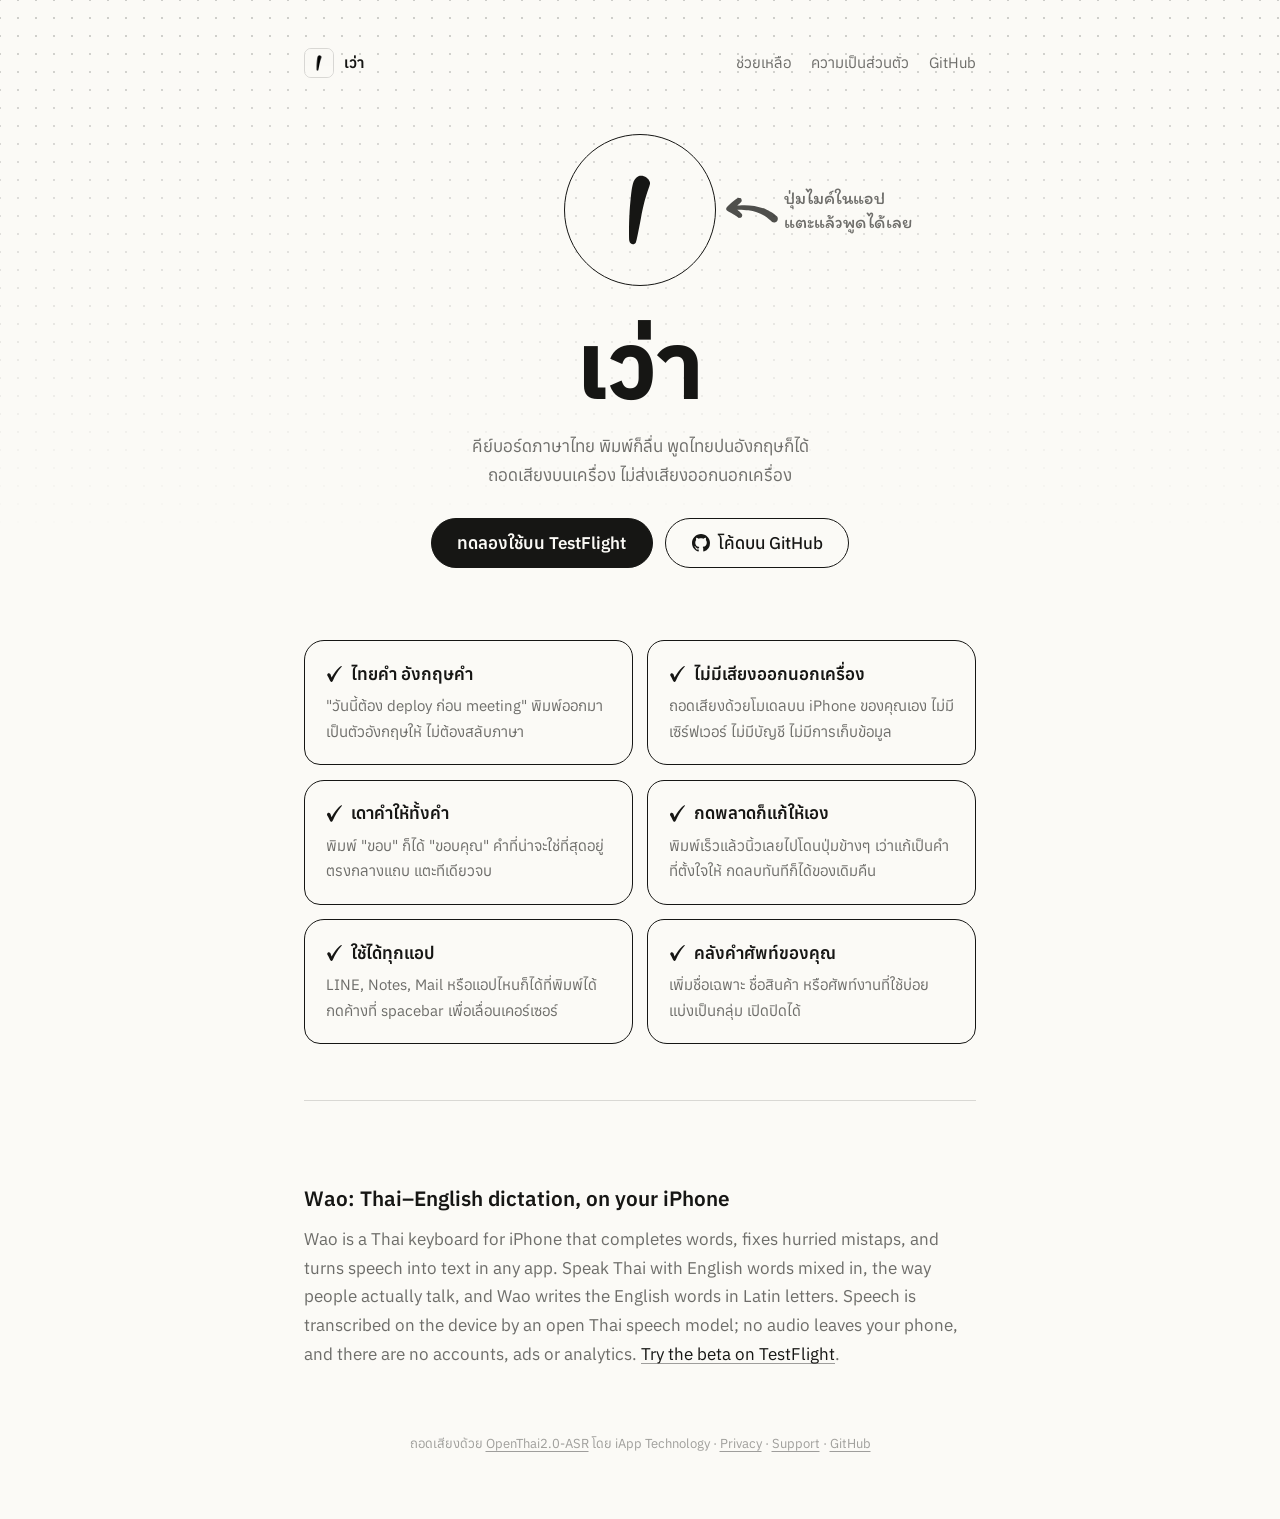
<file: site/public/index.html>
<!doctype html>
<html lang="th">
<head>
  <meta charset="utf-8">
  <meta name="viewport" content="width=device-width, initial-scale=1">
  <title>เว่า · Wao</title>
  <meta name="description" content="คีย์บอร์ดพิมพ์ด้วยเสียงภาษาไทยปนอังกฤษ ถอดเสียงบนเครื่อง ไม่ส่งเสียงออกนอกเครื่อง · Offline Thai–English dictation keyboard for iPhone.">
  <meta name="theme-color" content="#fbfaf6" media="(prefers-color-scheme: light)">
  <meta name="theme-color" content="#151514" media="(prefers-color-scheme: dark)">
  <link rel="icon" href="icon.png">
  <link rel="apple-touch-icon" href="apple-touch-icon.png">
  <link rel="preconnect" href="https://fonts.googleapis.com">
  <link rel="preconnect" href="https://fonts.gstatic.com" crossorigin>
  <link href="https://fonts.googleapis.com/css2?family=Anuphan:wght@400;500;600;700&family=Itim&display=swap" rel="stylesheet">
  <link rel="stylesheet" href="style.css">
</head>
<body>
<main>
  <nav>
    <a class="brand" href="./"><picture><source srcset="icon-dark.png" media="(prefers-color-scheme: dark)"><img src="icon.png" alt=""></picture>เว่า</a>
    <a href="support">ช่วยเหลือ</a>
    <a href="privacy">ความเป็นส่วนตัว</a>
    <a href="https://github.com/peerasak-u/Wao">GitHub</a>
  </nav>

  <section class="hero">
    <div class="stage" aria-hidden="true">
      <span class="orb"><span class="mark maiek" style="--i:3"></span><span class="mark maiek" style="--i:2"></span><span class="mark maiek" style="--i:1"></span><span class="mark maiek" style="--i:0"></span><span class="mark maiek" style="--i:1"></span><span class="mark maiek" style="--i:2"></span><span class="mark maiek" style="--i:3"></span></span>
      <span class="note"><span class="arrow-wrap"><span class="mark arrow"></span></span>ปุ่มไมค์ในแอป<br>แตะแล้วพูดได้เลย</span>
    </div>
    <h1>เว่า</h1>
    <p>คีย์บอร์ดภาษาไทย พิมพ์ก็ลื่น พูดไทยปนอังกฤษก็ได้<br>ถอดเสียงบนเครื่อง ไม่ส่งเสียงออกนอกเครื่อง</p>
    <div class="actions">
      <a class="cta" id="testflight" href="https://testflight.apple.com/join/jU4rVm8a">ทดลองใช้บน TestFlight</a>
      <a class="cta secondary" id="github" href="https://github.com/peerasak-u/Wao"><svg viewBox="0 0 16 16" width="18" height="18" aria-hidden="true"><path fill="currentColor" d="M8 0C3.58 0 0 3.58 0 8c0 3.54 2.29 6.53 5.47 7.59.4.07.55-.17.55-.38 0-.19-.01-.82-.01-1.49-2.01.37-2.53-.49-2.69-.94-.09-.23-.48-.94-.82-1.13-.28-.15-.68-.52-.01-.53.63-.01 1.08.58 1.23.82.72 1.21 1.87.87 2.33.66.07-.52.28-.87.51-1.07-1.78-.2-3.64-.89-3.64-3.95 0-.87.31-1.59.82-2.15-.08-.2-.36-1.02.08-2.12 0 0 .67-.21 2.2.82.64-.18 1.32-.27 2-.27.68 0 1.36.09 2 .27 1.53-1.04 2.2-.82 2.2-.82.44 1.1.16 1.92.08 2.12.51.56.82 1.27.82 2.15 0 3.07-1.87 3.75-3.65 3.95.29.25.54.73.54 1.48 0 1.07-.01 1.93-.01 2.2 0 .21.15.46.55.38A8.013 8.013 0 0016 8c0-4.42-3.58-8-8-8z"/></svg>โค้ดบน GitHub</a>
    </div>
  </section>

  <section class="cards">
    <div class="card"><h3><span class="mark tick" aria-hidden="true"></span>ไทยคำ อังกฤษคำ</h3><p>"วันนี้ต้อง deploy ก่อน meeting" พิมพ์ออกมาเป็นตัวอังกฤษให้ ไม่ต้องสลับภาษา</p></div>
    <div class="card"><h3><span class="mark tick" aria-hidden="true"></span>ไม่มีเสียงออกนอกเครื่อง</h3><p>ถอดเสียงด้วยโมเดลบน iPhone ของคุณเอง ไม่มีเซิร์ฟเวอร์ ไม่มีบัญชี ไม่มีการเก็บข้อมูล</p></div>
    <div class="card"><h3><span class="mark tick" aria-hidden="true"></span>เดาคำให้ทั้งคำ</h3><p>พิมพ์ "ขอบ" ก็ได้ "ขอบคุณ" คำที่น่าจะใช่ที่สุดอยู่ตรงกลางแถบ แตะทีเดียวจบ</p></div>
    <div class="card"><h3><span class="mark tick" aria-hidden="true"></span>กดพลาดก็แก้ให้เอง</h3><p>พิมพ์เร็วแล้วนิ้วเลยไปโดนปุ่มข้างๆ เว่าแก้เป็นคำที่ตั้งใจให้ กดลบทันทีก็ได้ของเดิมคืน</p></div>
    <div class="card"><h3><span class="mark tick" aria-hidden="true"></span>ใช้ได้ทุกแอป</h3><p>LINE, Notes, Mail หรือแอปไหนก็ได้ที่พิมพ์ได้ กดค้างที่ spacebar เพื่อเลื่อนเคอร์เซอร์</p></div>
    <div class="card"><h3><span class="mark tick" aria-hidden="true"></span>คลังคำศัพท์ของคุณ</h3><p>เพิ่มชื่อเฉพาะ ชื่อสินค้า หรือศัพท์งานที่ใช้บ่อย แบ่งเป็นกลุ่ม เปิดปิดได้</p></div>
  </section>

  <section class="lang" lang="en">
    <h2>Wao: Thai–English dictation, on your iPhone</h2>
    <p>Wao is a Thai keyboard for iPhone that completes words, fixes hurried mistaps, and turns speech into text in any app. Speak Thai with English words mixed in, the way people actually talk, and Wao writes the English words in Latin letters. Speech is transcribed on the device by an open Thai speech model; no audio leaves your phone, and there are no accounts, ads or analytics. <a href="https://testflight.apple.com/join/jU4rVm8a">Try the beta on TestFlight</a>.</p>
  </section>

  <footer>
    ถอดเสียงด้วย <a href="https://huggingface.co/iapp/OpenThai2.0-ASR-Streaming">OpenThai2.0-ASR</a> โดย iApp Technology ·
    <a href="privacy">Privacy</a> · <a href="support">Support</a> · <a href="https://github.com/peerasak-u/Wao">GitHub</a>
  </footer>
</main>
</body>
</html>
</file>
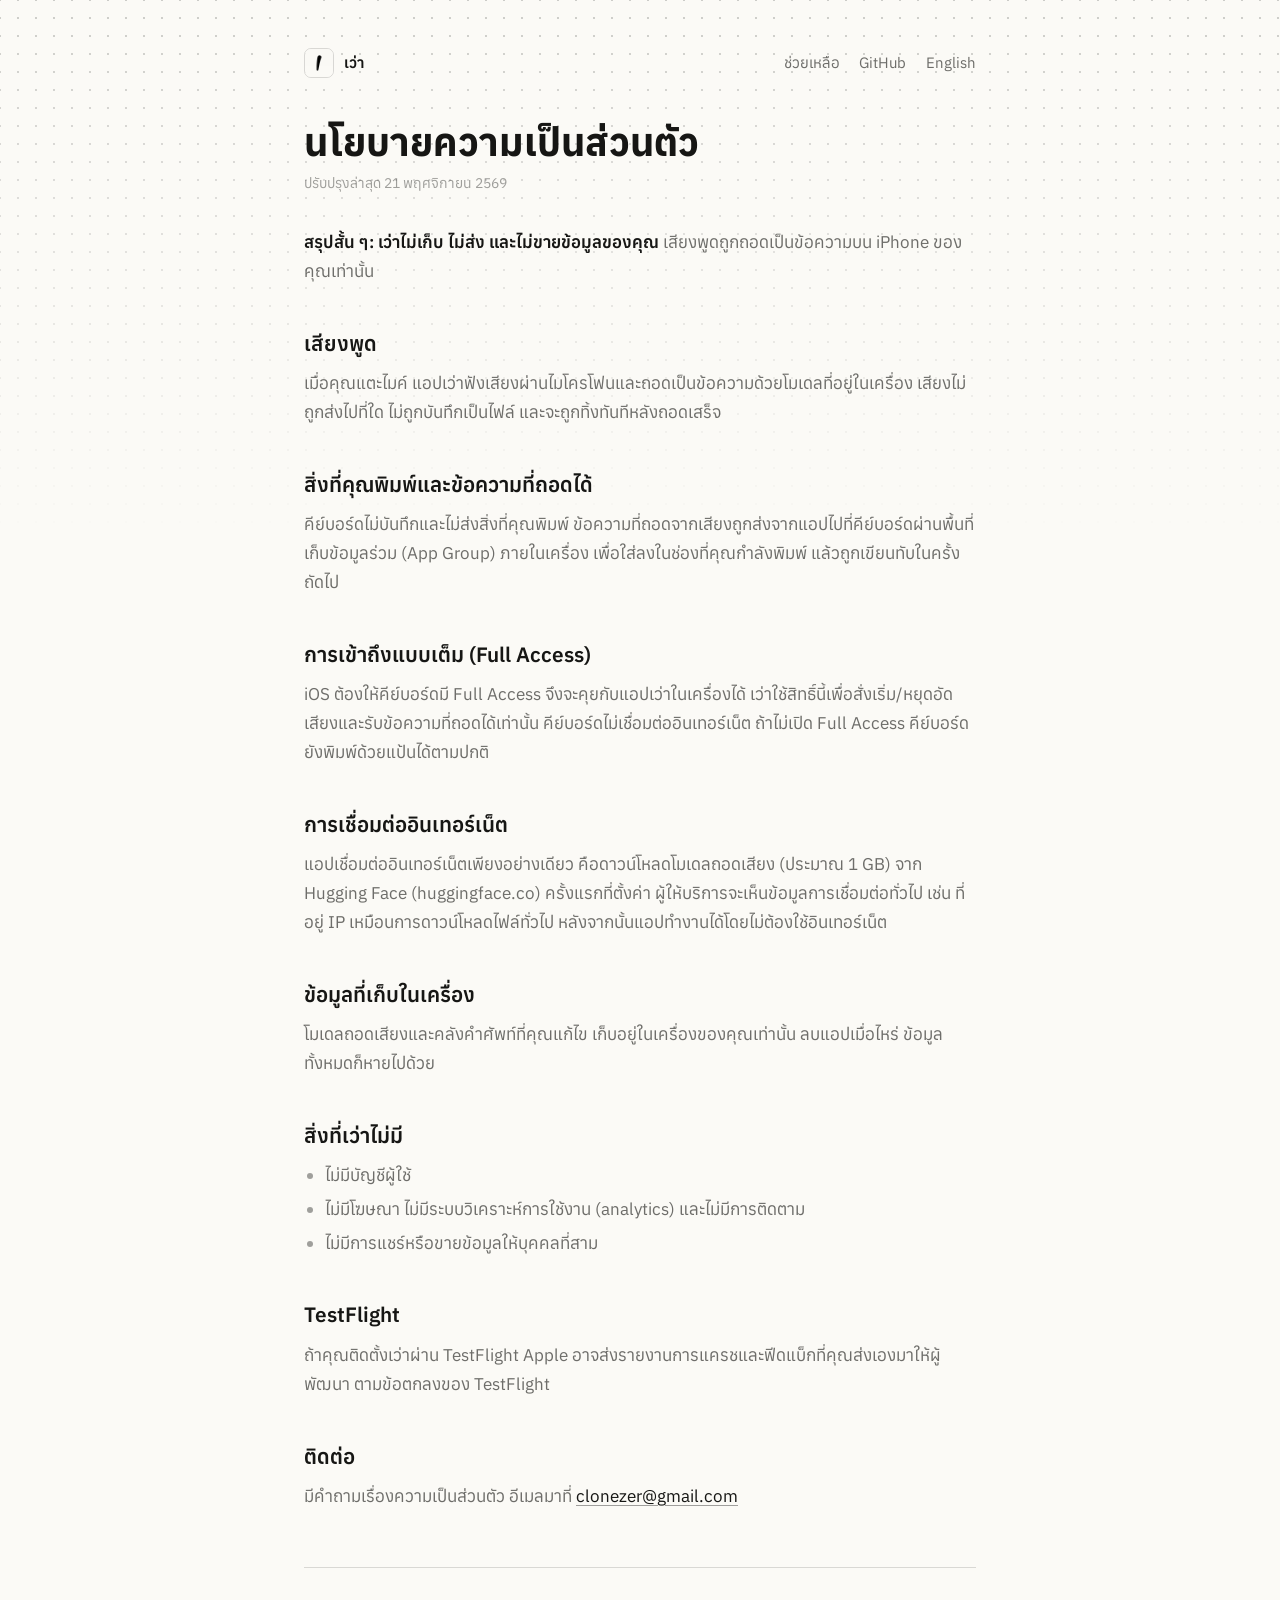
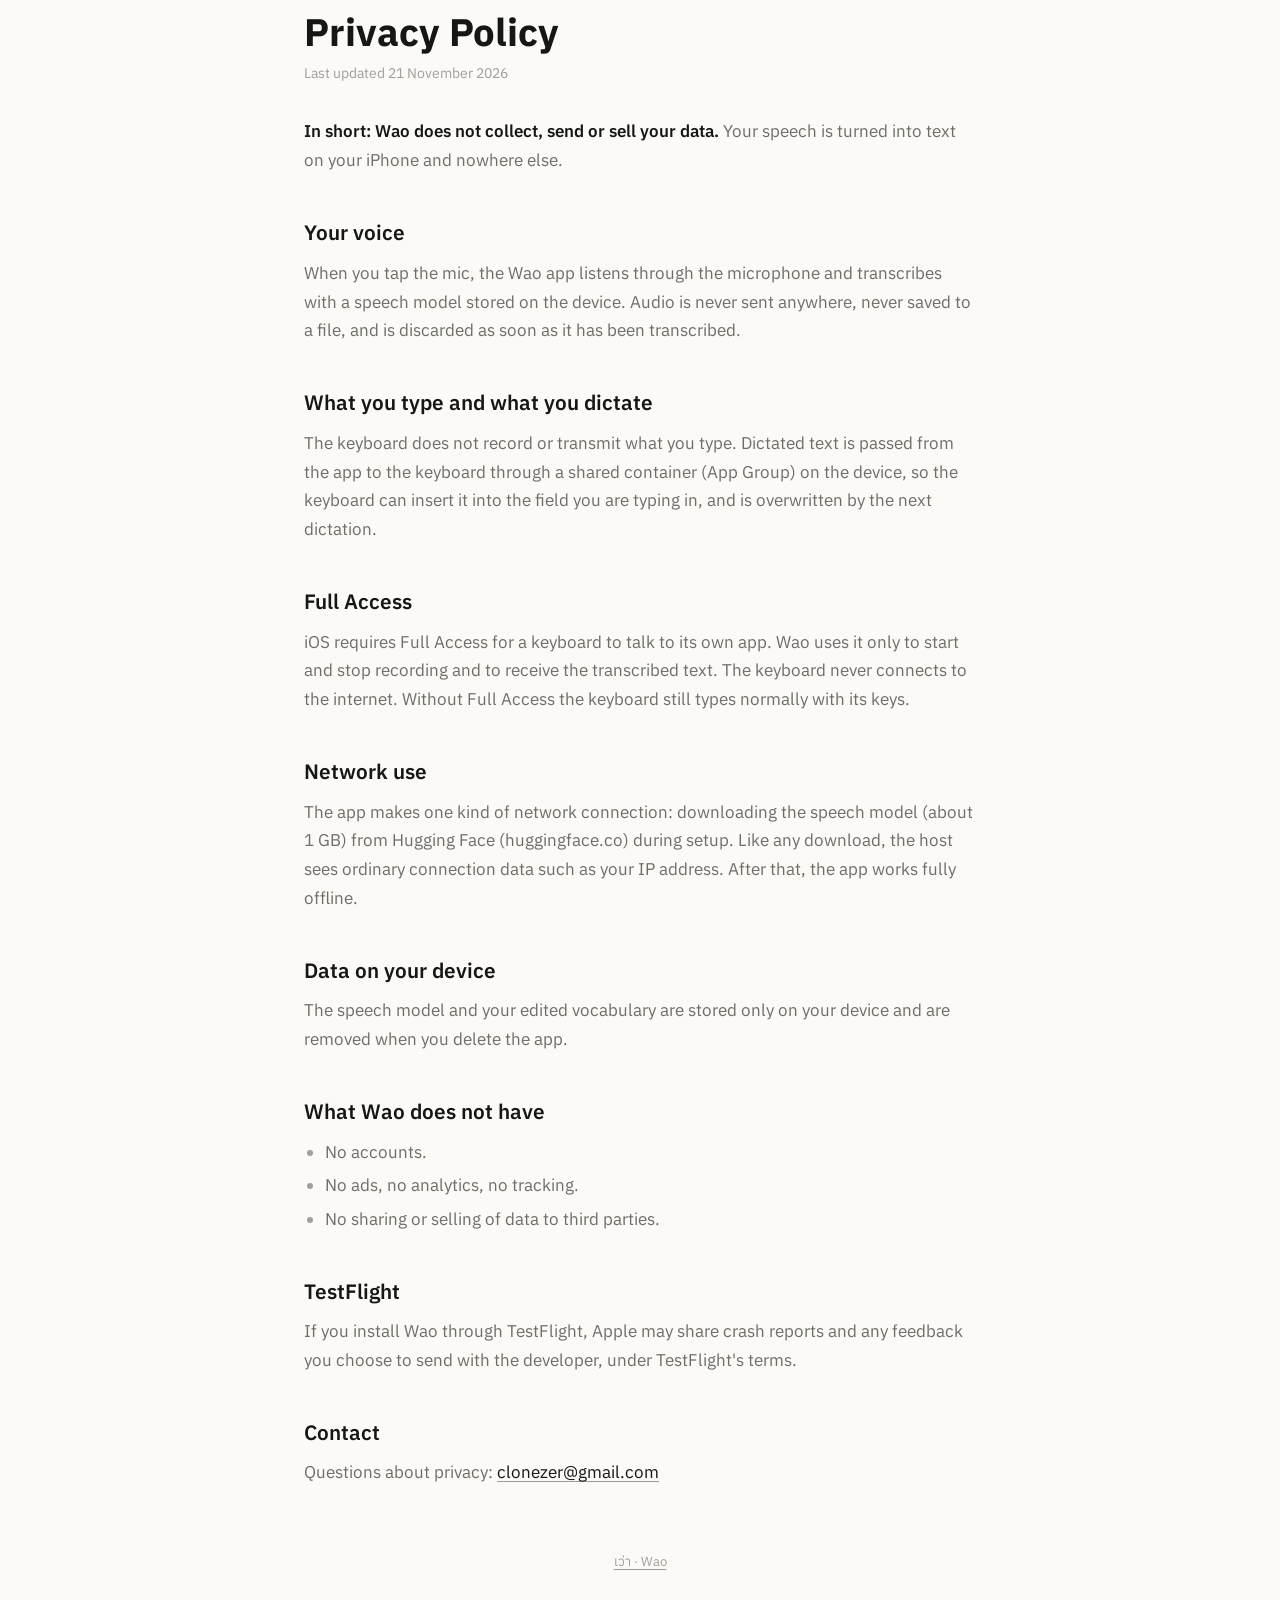
<file: site/public/privacy.html>
<!doctype html>
<html lang="th">
<head>
  <meta charset="utf-8">
  <meta name="viewport" content="width=device-width, initial-scale=1">
  <title>นโยบายความเป็นส่วนตัว · เว่า</title>
  <meta name="theme-color" content="#fbfaf6" media="(prefers-color-scheme: light)">
  <meta name="theme-color" content="#151514" media="(prefers-color-scheme: dark)">
  <link rel="icon" href="icon.png">
  <link rel="preconnect" href="https://fonts.googleapis.com">
  <link rel="preconnect" href="https://fonts.gstatic.com" crossorigin>
  <link href="https://fonts.googleapis.com/css2?family=Anuphan:wght@400;500;600;700&family=Itim&display=swap" rel="stylesheet">
  <link rel="stylesheet" href="style.css">
</head>
<body>
<main>
  <nav>
    <a class="brand" href="./"><picture><source srcset="icon-dark.png" media="(prefers-color-scheme: dark)"><img src="icon.png" alt=""></picture>เว่า</a>
    <a href="support">ช่วยเหลือ</a>
    <a href="https://github.com/peerasak-u/Wao">GitHub</a>
    <a href="#en">English</a>
  </nav>

  <h1 class="page">นโยบายความเป็นส่วนตัว</h1>
  <p class="updated">ปรับปรุงล่าสุด 21 พฤศจิกายน 2569</p>

  <p><strong>สรุปสั้น ๆ: เว่าไม่เก็บ ไม่ส่ง และไม่ขายข้อมูลของคุณ</strong> เสียงพูดถูกถอดเป็นข้อความบน iPhone ของคุณเท่านั้น</p>

  <h2>เสียงพูด</h2>
  <p>เมื่อคุณแตะไมค์ แอปเว่าฟังเสียงผ่านไมโครโฟนและถอดเป็นข้อความด้วยโมเดลที่อยู่ในเครื่อง เสียงไม่ถูกส่งไปที่ใด ไม่ถูกบันทึกเป็นไฟล์ และจะถูกทิ้งทันทีหลังถอดเสร็จ</p>

  <h2>สิ่งที่คุณพิมพ์และข้อความที่ถอดได้</h2>
  <p>คีย์บอร์ดไม่บันทึกและไม่ส่งสิ่งที่คุณพิมพ์ ข้อความที่ถอดจากเสียงถูกส่งจากแอปไปที่คีย์บอร์ดผ่านพื้นที่เก็บข้อมูลร่วม (App Group) ภายในเครื่อง เพื่อใส่ลงในช่องที่คุณกำลังพิมพ์ แล้วถูกเขียนทับในครั้งถัดไป</p>

  <h2>การเข้าถึงแบบเต็ม (Full Access)</h2>
  <p>iOS ต้องให้คีย์บอร์ดมี Full Access จึงจะคุยกับแอปเว่าในเครื่องได้ เว่าใช้สิทธิ์นี้เพื่อสั่งเริ่ม/หยุดอัดเสียงและรับข้อความที่ถอดได้เท่านั้น คีย์บอร์ดไม่เชื่อมต่ออินเทอร์เน็ต ถ้าไม่เปิด Full Access คีย์บอร์ดยังพิมพ์ด้วยแป้นได้ตามปกติ</p>

  <h2>การเชื่อมต่ออินเทอร์เน็ต</h2>
  <p>แอปเชื่อมต่ออินเทอร์เน็ตเพียงอย่างเดียว คือดาวน์โหลดโมเดลถอดเสียง (ประมาณ 1 GB) จาก Hugging Face (huggingface.co) ครั้งแรกที่ตั้งค่า ผู้ให้บริการจะเห็นข้อมูลการเชื่อมต่อทั่วไป เช่น ที่อยู่ IP เหมือนการดาวน์โหลดไฟล์ทั่วไป หลังจากนั้นแอปทำงานได้โดยไม่ต้องใช้อินเทอร์เน็ต</p>

  <h2>ข้อมูลที่เก็บในเครื่อง</h2>
  <p>โมเดลถอดเสียงและคลังคำศัพท์ที่คุณแก้ไข เก็บอยู่ในเครื่องของคุณเท่านั้น ลบแอปเมื่อไหร่ ข้อมูลทั้งหมดก็หายไปด้วย</p>

  <h2>สิ่งที่เว่าไม่มี</h2>
  <ul>
    <li>ไม่มีบัญชีผู้ใช้</li>
    <li>ไม่มีโฆษณา ไม่มีระบบวิเคราะห์การใช้งาน (analytics) และไม่มีการติดตาม</li>
    <li>ไม่มีการแชร์หรือขายข้อมูลให้บุคคลที่สาม</li>
  </ul>

  <h2>TestFlight</h2>
  <p>ถ้าคุณติดตั้งเว่าผ่าน TestFlight Apple อาจส่งรายงานการแครชและฟีดแบ็กที่คุณส่งเองมาให้ผู้พัฒนา ตามข้อตกลงของ TestFlight</p>

  <h2>ติดต่อ</h2>
  <p>มีคำถามเรื่องความเป็นส่วนตัว อีเมลมาที่ <a href="mailto:clonezer@gmail.com">clonezer@gmail.com</a></p>

  <section class="lang" id="en" lang="en">
    <h1 class="page">Privacy Policy</h1>
    <p class="updated">Last updated 21 November 2026</p>

    <p><strong>In short: Wao does not collect, send or sell your data.</strong> Your speech is turned into text on your iPhone and nowhere else.</p>

    <h2>Your voice</h2>
    <p>When you tap the mic, the Wao app listens through the microphone and transcribes with a speech model stored on the device. Audio is never sent anywhere, never saved to a file, and is discarded as soon as it has been transcribed.</p>

    <h2>What you type and what you dictate</h2>
    <p>The keyboard does not record or transmit what you type. Dictated text is passed from the app to the keyboard through a shared container (App Group) on the device, so the keyboard can insert it into the field you are typing in, and is overwritten by the next dictation.</p>

    <h2>Full Access</h2>
    <p>iOS requires Full Access for a keyboard to talk to its own app. Wao uses it only to start and stop recording and to receive the transcribed text. The keyboard never connects to the internet. Without Full Access the keyboard still types normally with its keys.</p>

    <h2>Network use</h2>
    <p>The app makes one kind of network connection: downloading the speech model (about 1 GB) from Hugging Face (huggingface.co) during setup. Like any download, the host sees ordinary connection data such as your IP address. After that, the app works fully offline.</p>

    <h2>Data on your device</h2>
    <p>The speech model and your edited vocabulary are stored only on your device and are removed when you delete the app.</p>

    <h2>What Wao does not have</h2>
    <ul>
      <li>No accounts.</li>
      <li>No ads, no analytics, no tracking.</li>
      <li>No sharing or selling of data to third parties.</li>
    </ul>

    <h2>TestFlight</h2>
    <p>If you install Wao through TestFlight, Apple may share crash reports and any feedback you choose to send with the developer, under TestFlight's terms.</p>

    <h2>Contact</h2>
    <p>Questions about privacy: <a href="mailto:clonezer@gmail.com">clonezer@gmail.com</a></p>
  </section>

  <footer><a href="./">เว่า · Wao</a></footer>
</main>
</body>
</html>
</file>
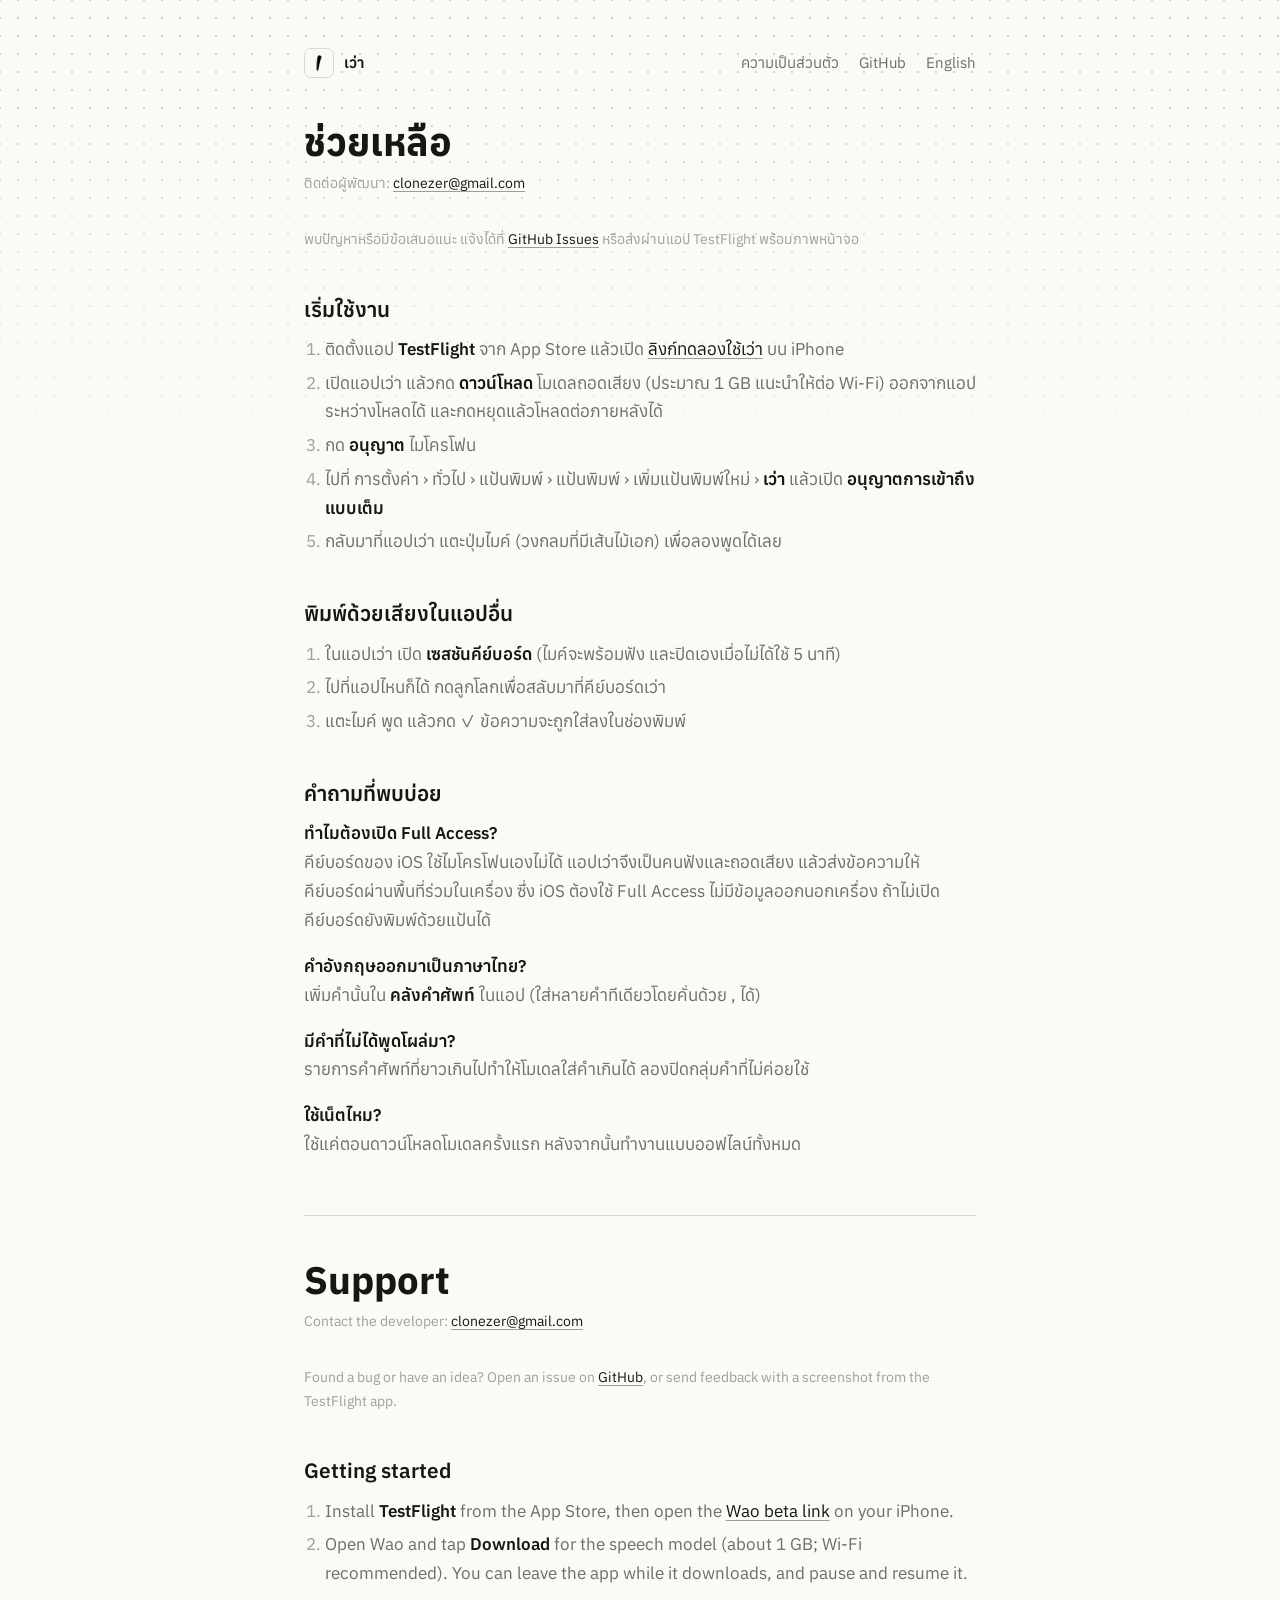
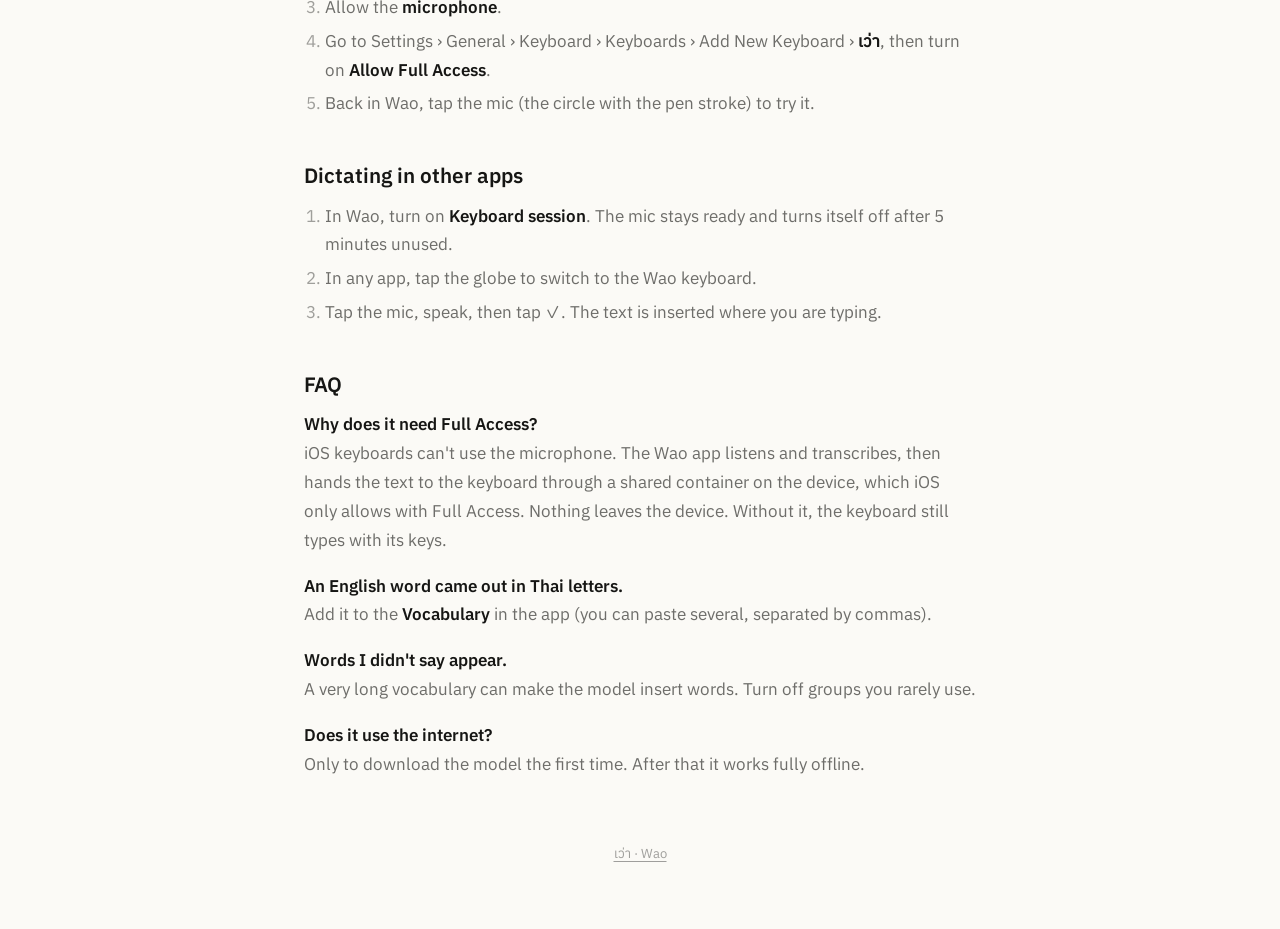
<file: site/public/support.html>
<!doctype html>
<html lang="th">
<head>
  <meta charset="utf-8">
  <meta name="viewport" content="width=device-width, initial-scale=1">
  <title>ช่วยเหลือ · เว่า</title>
  <meta name="theme-color" content="#fbfaf6" media="(prefers-color-scheme: light)">
  <meta name="theme-color" content="#151514" media="(prefers-color-scheme: dark)">
  <link rel="icon" href="icon.png">
  <link rel="preconnect" href="https://fonts.googleapis.com">
  <link rel="preconnect" href="https://fonts.gstatic.com" crossorigin>
  <link href="https://fonts.googleapis.com/css2?family=Anuphan:wght@400;500;600;700&family=Itim&display=swap" rel="stylesheet">
  <link rel="stylesheet" href="style.css">
</head>
<body>
<main>
  <nav>
    <a class="brand" href="./"><picture><source srcset="icon-dark.png" media="(prefers-color-scheme: dark)"><img src="icon.png" alt=""></picture>เว่า</a>
    <a href="privacy">ความเป็นส่วนตัว</a>
    <a href="https://github.com/peerasak-u/Wao">GitHub</a>
    <a href="#en">English</a>
  </nav>

  <h1 class="page">ช่วยเหลือ</h1>
  <p class="updated">ติดต่อผู้พัฒนา: <a href="mailto:clonezer@gmail.com">clonezer@gmail.com</a></p>

  <p class="updated">พบปัญหาหรือมีข้อเสนอแนะ แจ้งได้ที่ <a href="https://github.com/peerasak-u/Wao/issues/new/choose">GitHub Issues</a> หรือส่งผ่านแอป TestFlight พร้อมภาพหน้าจอ</p>

  <h2 id="install">เริ่มใช้งาน</h2>
  <ol>
    <li>ติดตั้งแอป <strong>TestFlight</strong> จาก App Store แล้วเปิด <a href="https://testflight.apple.com/join/jU4rVm8a">ลิงก์ทดลองใช้เว่า</a> บน iPhone</li>
    <li>เปิดแอปเว่า แล้วกด <strong>ดาวน์โหลด</strong> โมเดลถอดเสียง (ประมาณ 1 GB แนะนำให้ต่อ Wi-Fi) ออกจากแอประหว่างโหลดได้ และกดหยุดแล้วโหลดต่อภายหลังได้</li>
    <li>กด <strong>อนุญาต</strong> ไมโครโฟน</li>
    <li>ไปที่ การตั้งค่า › ทั่วไป › แป้นพิมพ์ › แป้นพิมพ์ › เพิ่มแป้นพิมพ์ใหม่ › <strong>เว่า</strong> แล้วเปิด <strong>อนุญาตการเข้าถึงแบบเต็ม</strong></li>
    <li>กลับมาที่แอปเว่า แตะปุ่มไมค์ (วงกลมที่มีเส้นไม้เอก) เพื่อลองพูดได้เลย</li>
  </ol>

  <h2>พิมพ์ด้วยเสียงในแอปอื่น</h2>
  <ol>
    <li>ในแอปเว่า เปิด <strong>เซสชันคีย์บอร์ด</strong> (ไมค์จะพร้อมฟัง และปิดเองเมื่อไม่ได้ใช้ 5 นาที)</li>
    <li>ไปที่แอปไหนก็ได้ กดลูกโลกเพื่อสลับมาที่คีย์บอร์ดเว่า</li>
    <li>แตะไมค์ พูด แล้วกด ✓ ข้อความจะถูกใส่ลงในช่องพิมพ์</li>
  </ol>

  <h2>คำถามที่พบบ่อย</h2>
  <p><strong>ทำไมต้องเปิด Full Access?</strong><br>คีย์บอร์ดของ iOS ใช้ไมโครโฟนเองไม่ได้ แอปเว่าจึงเป็นคนฟังและถอดเสียง แล้วส่งข้อความให้คีย์บอร์ดผ่านพื้นที่ร่วมในเครื่อง ซึ่ง iOS ต้องใช้ Full Access ไม่มีข้อมูลออกนอกเครื่อง ถ้าไม่เปิด คีย์บอร์ดยังพิมพ์ด้วยแป้นได้</p>
  <p><strong>คำอังกฤษออกมาเป็นภาษาไทย?</strong><br>เพิ่มคำนั้นใน <strong>คลังคำศัพท์</strong> ในแอป (ใส่หลายคำทีเดียวโดยคั่นด้วย , ได้)</p>
  <p><strong>มีคำที่ไม่ได้พูดโผล่มา?</strong><br>รายการคำศัพท์ที่ยาวเกินไปทำให้โมเดลใส่คำเกินได้ ลองปิดกลุ่มคำที่ไม่ค่อยใช้</p>
  <p><strong>ใช้เน็ตไหม?</strong><br>ใช้แค่ตอนดาวน์โหลดโมเดลครั้งแรก หลังจากนั้นทำงานแบบออฟไลน์ทั้งหมด</p>

  <section class="lang" id="en" lang="en">
    <h1 class="page">Support</h1>
    <p class="updated">Contact the developer: <a href="mailto:clonezer@gmail.com">clonezer@gmail.com</a></p>

    <p class="updated">Found a bug or have an idea? Open an issue on <a href="https://github.com/peerasak-u/Wao/issues/new/choose">GitHub</a>, or send feedback with a screenshot from the TestFlight app.</p>

    <h2>Getting started</h2>
    <ol>
      <li>Install <strong>TestFlight</strong> from the App Store, then open the <a href="https://testflight.apple.com/join/jU4rVm8a">Wao beta link</a> on your iPhone.</li>
      <li>Open Wao and tap <strong>Download</strong> for the speech model (about 1 GB; Wi-Fi recommended). You can leave the app while it downloads, and pause and resume it.</li>
      <li>Allow the <strong>microphone</strong>.</li>
      <li>Go to Settings › General › Keyboard › Keyboards › Add New Keyboard › <strong>เว่า</strong>, then turn on <strong>Allow Full Access</strong>.</li>
      <li>Back in Wao, tap the mic (the circle with the pen stroke) to try it.</li>
    </ol>

    <h2>Dictating in other apps</h2>
    <ol>
      <li>In Wao, turn on <strong>Keyboard session</strong>. The mic stays ready and turns itself off after 5 minutes unused.</li>
      <li>In any app, tap the globe to switch to the Wao keyboard.</li>
      <li>Tap the mic, speak, then tap ✓. The text is inserted where you are typing.</li>
    </ol>

    <h2>FAQ</h2>
    <p><strong>Why does it need Full Access?</strong><br>iOS keyboards can't use the microphone. The Wao app listens and transcribes, then hands the text to the keyboard through a shared container on the device, which iOS only allows with Full Access. Nothing leaves the device. Without it, the keyboard still types with its keys.</p>
    <p><strong>An English word came out in Thai letters.</strong><br>Add it to the <strong>Vocabulary</strong> in the app (you can paste several, separated by commas).</p>
    <p><strong>Words I didn't say appear.</strong><br>A very long vocabulary can make the model insert words. Turn off groups you rarely use.</p>
    <p><strong>Does it use the internet?</strong><br>Only to download the model the first time. After that it works fully offline.</p>
  </section>

  <footer><a href="./">เว่า · Wao</a></footer>
</main>
</body>
</html>
</file>
<file: site/public/style.css>
/* The ไม้เอก notebook page, the same tokens as App/Ink.swift. */
:root {
  --canvas: #fbfaf6;
  --ink: #161614;
  --secondary: rgba(22, 22, 20, 0.62);
  --tertiary: rgba(22, 22, 20, 0.4);
  --hairline: rgba(22, 22, 20, 0.15);
  --dot: rgba(22, 22, 20, 0.2);
  --card-shape: 20px 17px 21px 16px;
  color-scheme: light;
}
@media (prefers-color-scheme: dark) {
  :root {
    --canvas: #151514;
    --ink: #f3f1ea;
    --secondary: rgba(243, 241, 234, 0.62);
    --tertiary: rgba(243, 241, 234, 0.4);
    --hairline: rgba(243, 241, 234, 0.15);
    --dot: rgba(243, 241, 234, 0.2);
    color-scheme: dark;
  }
}

* { box-sizing: border-box; }

html { -webkit-text-size-adjust: 100%; }

body {
  margin: 0;
  position: relative;
  background: var(--canvas);
  color: var(--ink);
  font-family: "Anuphan", -apple-system, BlinkMacSystemFont, "Segoe UI", sans-serif;
  font-size: 17px;
  line-height: 1.7;
}

/* Dot-grid paper that fades out down the first screen, like the app. */
body::before {
  content: "";
  position: absolute;
  inset: 0 0 auto;
  height: 110vh;
  background: radial-gradient(circle, var(--dot) 0.9px, transparent 1.4px) 9px 9px / 18px 18px;
  -webkit-mask-image: linear-gradient(180deg, #000, transparent 55%);
  mask-image: linear-gradient(180deg, #000, transparent 55%);
  pointer-events: none;
  z-index: -1;
}

main {
  max-width: 44rem;
  margin: 0 auto;
  padding: 3rem 1rem 4rem;
}

a { color: var(--ink); text-underline-offset: 3px; text-decoration-color: var(--tertiary); }
a:hover { text-decoration-color: var(--ink); }

nav {
  display: flex;
  flex-wrap: wrap;
  gap: 0.4rem 1.25rem;
  align-items: center;
  font-size: 15px;
  color: var(--secondary);
  margin-bottom: 2.5rem;
}
nav a { color: var(--secondary); text-decoration: none; }
nav a:hover { color: var(--ink); }
nav .brand { display: flex; align-items: center; gap: 0.6rem; margin-right: auto; color: var(--ink); font-weight: 600; }
nav .brand img { width: 30px; height: 30px; border-radius: 7px; border: 1px solid var(--hairline); display: block; }

/* A brand mark drawn in the current ink, from a traced stroke. */
.mark {
  display: inline-block;
  background: var(--ink);
  -webkit-mask: var(--src) center / contain no-repeat;
  mask: var(--src) center / contain no-repeat;
}
.mark.maiek { --src: url(ink/maiek.svg); aspect-ratio: 63 / 207; }
.mark.tick { --src: url(ink/tick.svg); aspect-ratio: 1; }
.mark.arrow { --src: url(ink/arrow.svg); aspect-ratio: 16 / 9; }

.hero { text-align: center; padding: 0.5rem 0 2.5rem; }
.hero .stage { position: relative; display: inline-block; margin: 0.5rem 0 1.5rem; }

/* The app's mic: one ไม้เอก stroke in a circle that rises into a wave of strokes while it listens. */
.orb {
  display: flex;
  align-items: center;
  justify-content: center;
  gap: 5px;
  width: 9.5rem;
  height: 9.5rem;
  border: 1.5px solid var(--ink);
  border-radius: 50%;
}
.orb .maiek { height: 0; opacity: 0; animation: listen 7s ease-in-out infinite; animation-delay: calc(var(--i) * 0.09s); }
.orb .maiek[style*="--i:0"] { height: 70px; opacity: 1; animation-name: listen-centre; }
@keyframes listen {
  0%, 38%, 92%, 100% { height: 0; opacity: 0; }
  46% { height: calc(52px - var(--i) * 11px); opacity: 1; }
  54% { height: calc(30px - var(--i) * 5px); opacity: 1; }
  62% { height: calc(46px - var(--i) * 10px); opacity: 1; }
  70% { height: calc(24px - var(--i) * 4px); opacity: 1; }
  78% { height: calc(40px - var(--i) * 8px); opacity: 1; }
  86% { height: 14px; opacity: 1; }
}
@keyframes listen-centre {
  0%, 92%, 100% { height: 70px; }
  20% { height: 64px; }
  38% { height: 70px; }
  46% { height: 60px; }
  54% { height: 36px; }
  62% { height: 56px; }
  70% { height: 30px; }
  78% { height: 50px; }
  86% { height: 16px; }
}
@media (prefers-reduced-motion: reduce) { .orb .maiek { animation: none; } }

.hero .note {
  position: absolute;
  left: calc(100% + 0.6rem);
  top: 50%;
  transform: translateY(-50%);
  display: flex;
  align-items: center;
  gap: 0.4rem;
  white-space: nowrap;
  text-align: left;
  font-family: "Itim", "Anuphan", cursive;
  font-size: 18px;
  line-height: 1.35;
  color: var(--secondary);
}
.hero .note .arrow-wrap { flex: none; width: 3.25rem; display: flex; }
.hero .note .arrow { width: 100%; opacity: 0.75; transform: scaleX(-1); }
.hero h1 { font-size: clamp(3.75rem, 15vw, 5.75rem); line-height: 1.2; margin: 0; font-weight: 700; }
.hero p { color: var(--secondary); margin: 0.75rem auto 0; max-width: 30rem; }

.cta {
  display: inline-flex;
  align-items: center;
  gap: 0.5rem;
  min-height: 2.9rem;
  padding: 0.6rem 1.6rem;
  border-radius: 999px;
  background: var(--ink);
  color: var(--canvas);
  border: 1.5px solid var(--ink);
  font-weight: 600;
  text-decoration: none;
  transition: transform 0.12s ease;
}
.cta:active { transform: scale(0.97); }
.cta.secondary { background: var(--canvas); color: var(--ink); font-weight: 500; }
.actions { display: flex; flex-wrap: wrap; justify-content: center; gap: 0.75rem; margin-top: 1.75rem; }

.cards { display: grid; gap: 0.9rem; margin: 2rem 0; }
@media (min-width: 40rem) { .cards { grid-template-columns: 1fr 1fr; } }
.card {
  background: var(--canvas);
  border: 1.5px solid var(--ink);
  border-radius: var(--card-shape);
  padding: 1.15rem 1.3rem 1.25rem;
}
.card:nth-child(even) { border-radius: 17px 21px 16px 20px; }
.card h3 { display: flex; align-items: center; gap: 0.5rem; margin: 0 0 0.3rem; font-size: 17px; font-weight: 600; }
.card h3 .tick { width: 1.05rem; flex: none; }
.card p { margin: 0; color: var(--secondary); font-size: 15px; }

h1.page { font-size: 2.4rem; line-height: 1.3; margin: 0 0 0.25rem; font-weight: 700; }
.updated { color: var(--tertiary); font-size: 14px; margin: 0 0 2rem; }
h2 { font-size: 1.3rem; font-weight: 600; margin: 2.5rem 0 0.5rem; }
h2 + p, h2 + ul, h2 + ol { margin-top: 0; }
p, li { color: var(--secondary); }
strong { color: var(--ink); font-weight: 600; }
ol, ul { padding-left: 1.3rem; }
li { margin: 0.3rem 0; }
li::marker { color: var(--tertiary); }

.lang {
  margin-top: 3.5rem;
  padding-top: 2.5rem;
  border-top: 1.5px solid var(--hairline);
}

footer {
  margin-top: 4rem;
  font-size: 13px;
  color: var(--tertiary);
  text-align: center;
}
footer a { color: var(--tertiary); }

@media (max-width: 34rem) {
  .hero .stage { display: flex; flex-direction: column; align-items: center; gap: 0.5rem; }
  .hero .note { position: static; transform: none; flex-direction: column; gap: 0.6rem; text-align: center; font-size: 17px; }
  .hero .note .arrow-wrap { width: 2.6rem; height: 1.6rem; align-items: center; }
  .hero .note .arrow { transform: rotate(-80deg); }
}
</file>
